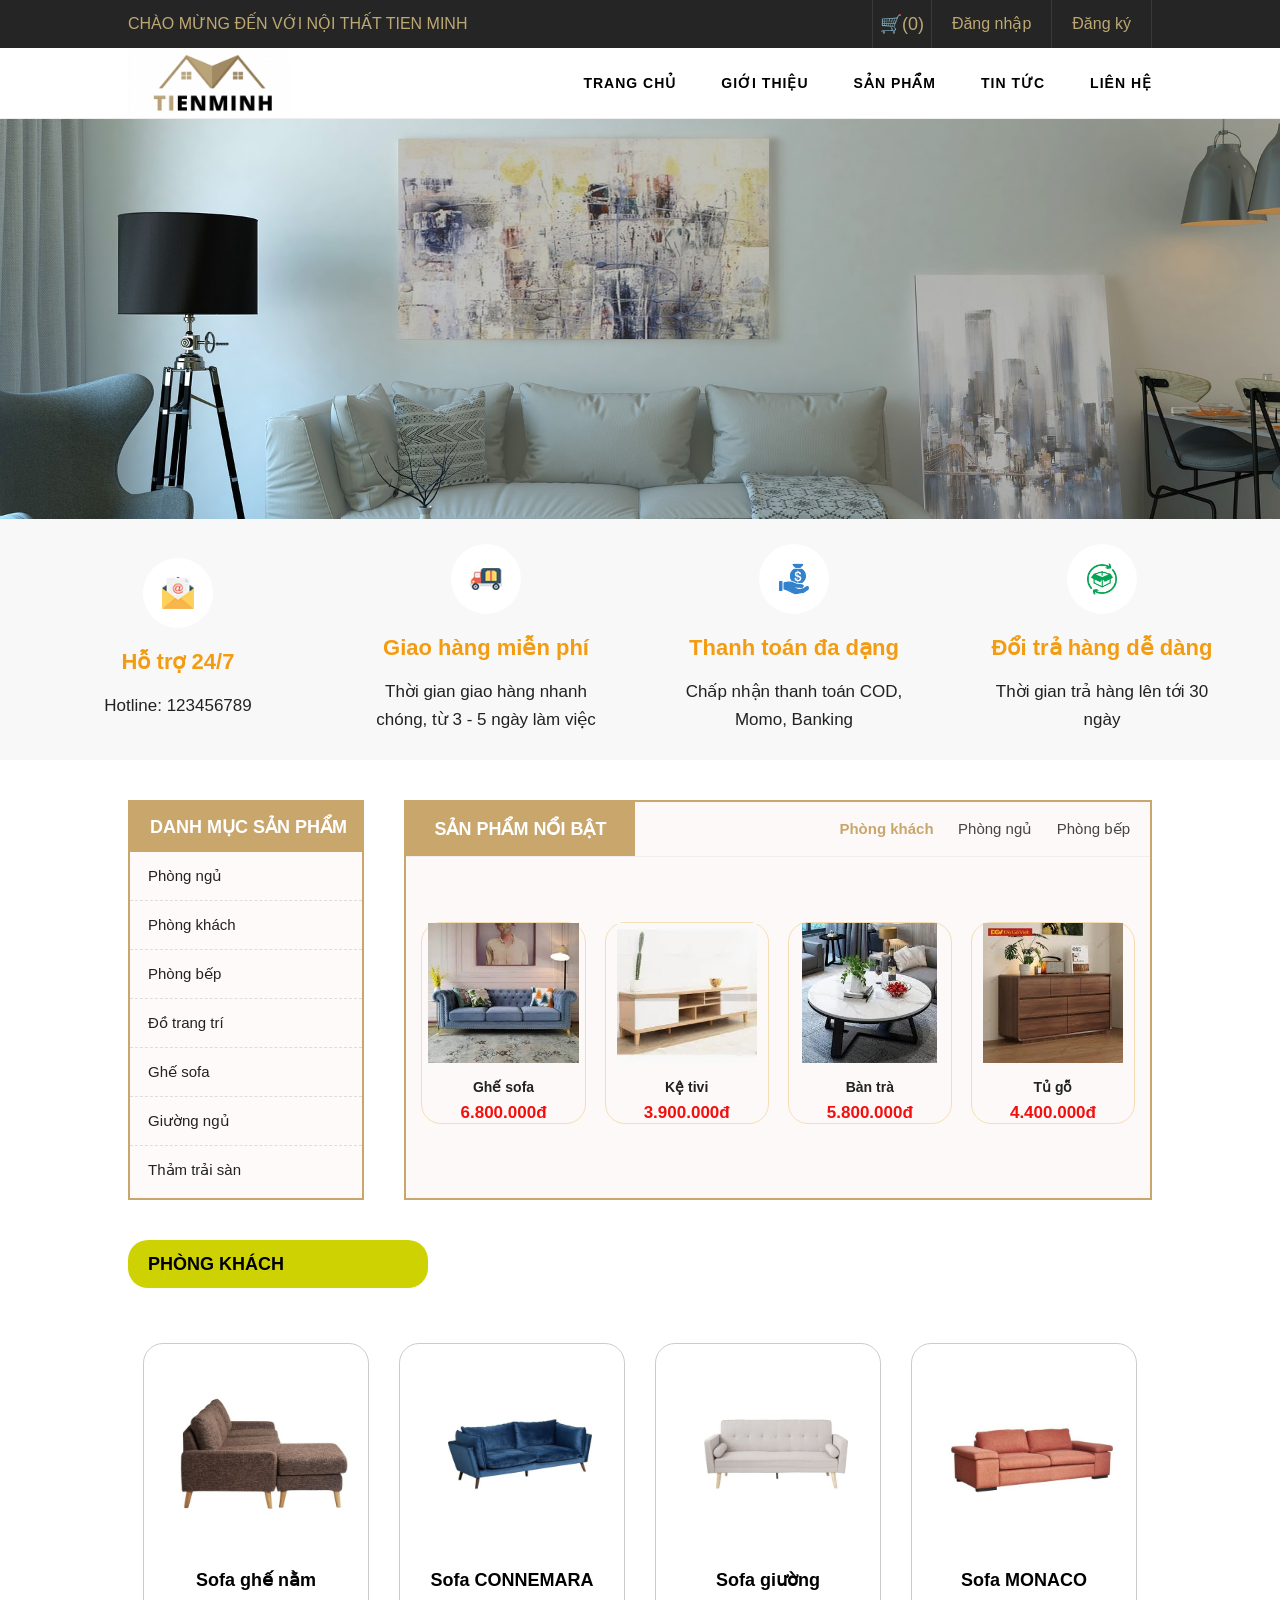
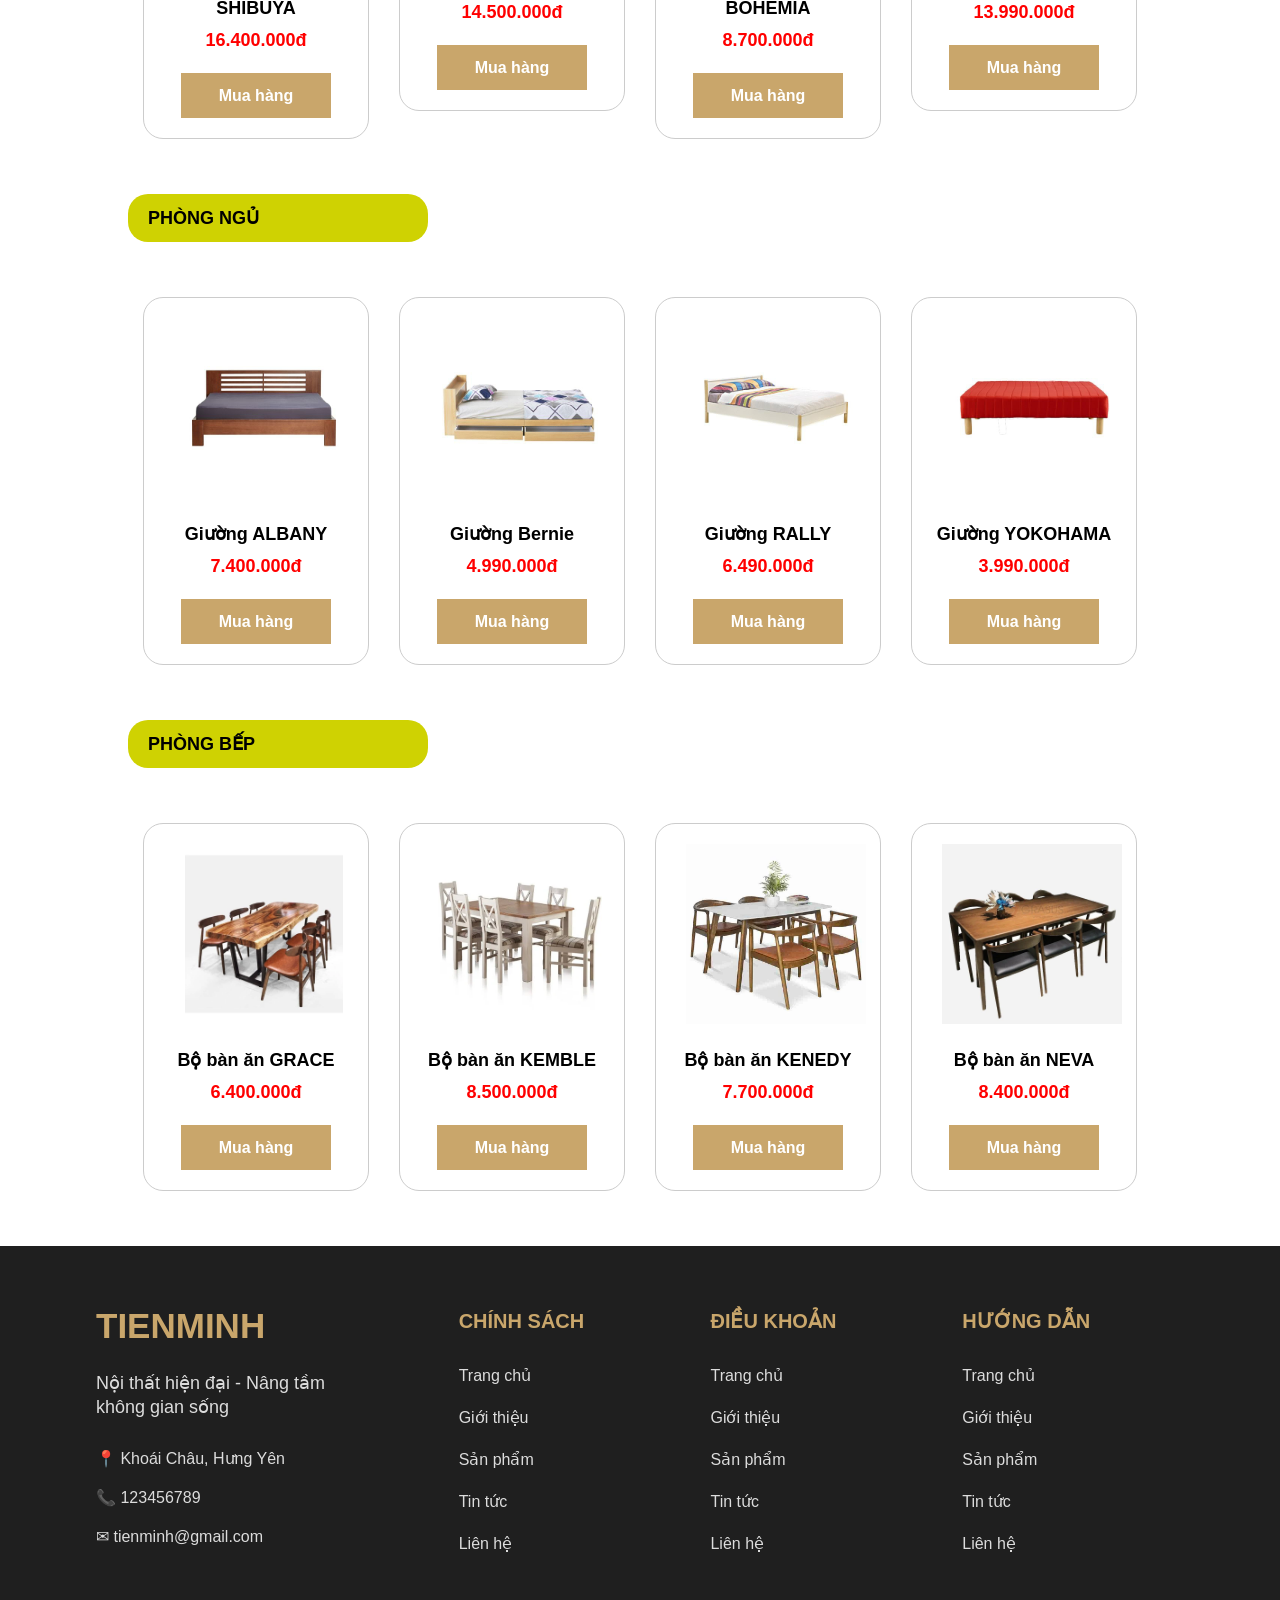
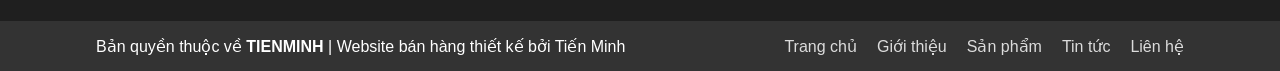
<file: index.html>
<!DOCTYPE html> 
<html>
<head>
    <meta charset="UTF-8">
    <title> Nội thất TIEN MINH </title>
    <link rel="stylesheet" href="thietkeweb.css" /> 
    <script src="jquery.js"></script>
    <script src="thietkeweb(BTL).js"></script>
		<meta name="viewport" content="width=device-width, initial-scale=1.0">
			<style type="text/css">
            body {
				background-color: white;
				margin: 0px;
			}
		    </style>
</head>
    <body>
        <div id="top">
            <div id="top-content">
                <div id="top-left"> chào mừng đến với nội thất tien minh
				</div>
				<div id="top-right">
                    <a href="cart.html" class="cart" id="cart">🛒(0)</a>
					<a href="login.html">Đăng nhập</a>
					<a href="signup.html">Đăng ký</a>
				</div>
            </div>
        </div>
        <div id="banner">
            <div id="banner-content"> 
                <div id="logo">
                    <img src="logobtl.png" alt="logo">
                </div>
                <div id="menu">
                <ul>
                    <li><a href="index.html">TRANG CHỦ</a></li>
                    <li><a href="gioithieu.html">GIỚI THIỆU</a></li>
                    <li>
                        <a href="sanpham.html">SẢN PHẨM </a>
                        <ul>
                            <li><a href="#">Bàn gỗ</a></li>
                            <li><a href="#">Kệ sách</a></li>
                            <li><a href="sofa.html">Sofa</a></li>
                            <li><a href="#">Giường ngủ</a></li>
                            <li><a href="#">Tủ gỗ</a></li>
                        </ul>
                    </li>
                    <li><a href="#">TIN TỨC </a></li>
                    <li><a href="#">LIÊN HỆ</a></li>
                </ul>
                </div>
            </div>
        </div>
        <div id="banner-img">
            <img id="slide" src="slide1.jpg" alt="banner">
        </div>
        <script>
			autoPlay(); 
		</script>

        <div id="service">
            <div id="support">
                <div class="banner-box">
                <div class="icon">
                    <img src="support.jpg" alt="support">
                </div>
                <div class="text">
                    <b>Hỗ trợ 24/7</b>
                    <p>Hotline: 123456789</p>
                </div>
                </div>
            </div>
            <div id="deliver">
                <div class="banner-box">
                 <div class="icon">
                    <img src="policy.jpg" alt="delivery">
                </div>
                <div class="text">
                    <b>Giao hàng miễn phí</b>
                    <p>Thời gian giao hàng nhanh chóng, từ 3 - 5 ngày làm việc</p>
                </div>
                </div>
            </div>
            <div id="pay">
                <div class="banner-box">
                <div class="icon">
                    <img src="pay.ico" alt="payment">
                </div>
                <div class="text">
                    <b>Thanh toán đa dạng</b>
                    <p>Chấp nhận thanh toán COD, Momo, Banking</p>
                </div>
                </div>
            </div>
            <div id="return">
                <div class="banner-box">
                <div class="icon">
                    <img src="return.ico" alt="return">
                </div>
                <div class="text">
                    <b>Đổi trả hàng dễ dàng</b>
                    <p>Thời gian trả hàng lên tới 30 ngày</p>
                </div>
                </div>
            </div>
        </div>

        <div id="wrapper">
            <div id="container">
                <div id="list-cate">
                    <h1>DANH MỤC SẢN PHẨM</h1>
                    <ul>
                        <li><a href="#">Phòng ngủ</a></li>
                        <li><a href="#">Phòng khách</a></li>
                        <li><a href="#">Phòng bếp</a></li>
                        <li><a href="#">Đồ trang trí</a></li>
                        <li><a href="#">Ghế sofa</a></li>
                        <li><a href="#">Giường ngủ</a></li>
                        <li><a href="#">Thảm trải sàn</a></li>
                    </ul>
                </div>
                <div id="hot-product">
                    <div id="hot-title">
                    <h2>SẢN PHẨM NỔI BẬT</h2>
                        <div class="tabs">
                            <a href="#" class="active">Phòng khách</a>
                            <a href="#">Phòng ngủ</a>
                            <a href="#">Phòng bếp</a>
                        </div>
                    </div>
                    <div class="product-list">
                        <div class="product-box">
                            <img src="ghesofa.jpg">
                            <h3>Ghế sofa</h3>
                            <p>6.800.000đ</p>
                        </div>

                        <div class="product-box">
                            <img src="ketivi.jpg">
                            <h3>Kệ tivi </h3>
                            <p>3.900.000đ</p>
                        </div>

                        <div class="product-box">
                            <img src="bantra.jpg">
                            <h3>Bàn trà</h3>
                            <p>5.800.000đ</p>
                        </div>

                        <div class="product-box">
                            <img src="tugo.jpg">
                            <h3>Tủ gỗ </h3>
                            <p>4.400.000đ</p>
                        </div>
                    </div>
                </div>
                <div class="cate">
					<h1 class="cate-title">Phòng khách</h1>
					<div class="list-product">
						<div class="col-s-12 col-m-6 col-x-3">
							<div class="product">
								<img class="photo" src="sofaghenamshibuya.jpg">
								<span class="name">Sofa ghế nằm SHIBUYA</span>
								<span class="price">16.400.000đ</span>
                                <input type="button" value="Mua hàng" class="buy">
							</div>
						</div>
						<div class="col-s-12 col-m-6 col-x-3">
							<div class="product">
							<a href="ghemonaco.html">
                                <img class="photo" src="sofaconnemara.jpg">
                            </a>
								<span class="name">Sofa CONNEMARA</span>
								<span class="price">14.500.000đ</span>
                                <input type="button" value="Mua hàng" class="buy">
							</div>
						</div>
						<div class="col-s-12 col-m-6 col-x-3">
							<div class="product">
								<img class="photo" src="sofagiuongbohemia.jpg">
								<span class="name">Sofa giường BOHEMIA</span>
								<span class="price">8.700.000đ</span>
                                <input type="button" value="Mua hàng" class="buy">
							</div>
						</div>
						<div class="col-s-12 col-m-6 col-x-3">
                            <div class="product">
							<a href="ghemonaco.html">
                                <img class="photo" src="sofamonaco.jpg">
                            </a>
								<span class="name">Sofa MONACO</span>
								<span class="price">13.990.000đ</span>
                                <input type="button" value="Mua hàng" class="buy">
                            </div>
						</div>
                    </div>

                    <h1 class="cate-title">Phòng ngủ</h1>
					<div class="list-product">
						<div class="col-s-12 col-m-6 col-x-3">
							<div class="product">
								<img class="photo" src="giuongalbany.jpg">
								<span class="name">Giường ALBANY</span>
								<span class="price">7.400.000đ</span>
                                <input type="button" value="Mua hàng" class="buy">
							</div>
						</div>
						<div class="col-s-12 col-m-6 col-x-3">
							<div class="product">
								<img class="photo" src="giuongbernie.jpg">
								<span class="name">Giường Bernie</span>
								<span class="price">4.990.000đ</span>
                                <input type="button" value="Mua hàng" class="buy">
							</div>
						</div>
						<div class="col-s-12 col-m-6 col-x-3">
							<div class="product">
								<img class="photo" src="giuongrally.jpg">
								<span class="name">Giường RALLY</span>
								<span class="price">6.490.000đ</span>
                                <input type="button" value="Mua hàng" class="buy">
							</div>
						</div>
						<div class="col-s-12 col-m-6 col-x-3">
							<div class="product">
								<img class="photo" src="giuongyokohama.jpg">
								<span class="name">Giường YOKOHAMA</span>
								<span class="price">3.990.000đ</span>
                                <input type="button" value="Mua hàng" class="buy">
							</div>
						</div>
                    </div>

                    <h1 class="cate-title">Phòng bếp</h1>
					<div class="list-product">
						<div class="col-s-12 col-m-6 col-x-3">
							<div class="product">
								<img class="photo" src="banghegrace.jpg">
								<span class="name">Bộ bàn ăn GRACE</span>
								<span class="price">6.400.000đ</span>
                                <input type="button" value="Mua hàng" class="buy">
						    </div>
						</div>
						<div class="col-s-12 col-m-6 col-x-3">
							<div class="product">
								<img class="photo" src="banghekemble.jpg">
								<span class="name">Bộ bàn ăn KEMBLE</span>
								<span class="price">8.500.000đ</span>
                                <input type="button" value="Mua hàng" class="buy">
							</div>
						</div>
						<div class="col-s-12 col-m-6 col-x-3">
							<div class="product">
								<img class="photo" src="banghekenedy.jpg">
								<span class="name">Bộ bàn ăn KENEDY</span>
								<span class="price">7.700.000đ</span>
                                <input type="button" value="Mua hàng" class="buy">
							</div>
						</div>
						<div class="col-s-12 col-m-6 col-x-3">
							<div class="product">
								<img class="photo" src="bangheneva.jpg">
								<span class="name">Bộ bàn ăn NEVA</span>
								<span class="price">8.400.000đ</span>
                                <input type="button" value="Mua hàng" class="buy">
							</div>
						</div>
				    </div>
                </div>
            </div> 
        </div>

        

        <div id="footer">
            <div id="footer-content">
                <div class="logo-box">
                    <h1 class="logo">TIENMINH</h1>
                    <p class="slogan">
                        Nội thất hiện đại - Nâng tầm không gian sống
                    </p>
                    <div class="info">
                        <span>📍 Khoái Châu, Hưng Yên</span>
                    </div>
                    <div class="info">
                        <span>📞 123456789</span>
                    </div>
                    <div class="info">
                        <i class="Email"></i>
                        <span>✉ tienminh@gmail.com</span>
                    </div>
                </div>
                
                <div class="footer-box">
                    <h3>CHÍNH SÁCH</h3>
                    <ul>
                        <li><a href="index.html">Trang chủ</a></li>
                        <li><a href="#">Giới thiệu</a></li>
                        <li><a href="#">Sản phẩm</a></li>
                        <li><a href="#">Tin tức</a></li>
                        <li><a href="#">Liên hệ</a></li>
                    </ul>
                </div>

                <div class="footer-box">
                    <h3>ĐIỀU KHOẢN</h3>
                    <ul>
                        <li><a href="index.html">Trang chủ</a></li>
                        <li><a href="#">Giới thiệu</a></li>
                        <li><a href="#">Sản phẩm</a></li>
                        <li><a href="#">Tin tức</a></li>
                        <li><a href="#">Liên hệ</a></li>
                    </ul>
                </div>

                <div class="footer-box">
                    <h3>HƯỚNG DẪN</h3>
                    <ul>
                        <li><a href="index.html">Trang chủ</a></li>
                        <li><a href="#">Giới thiệu</a></li>
                        <li><a href="#">Sản phẩm</a></li>
                        <li><a href="#">Tin tức</a></li>
                        <li><a href="#">Liên hệ</a></li>
                    </ul>
                </div>
            </div>

            <div id="quick-contact-bottom">
                <div class="copyright">
                    <p>Bản quyền thuộc về <b>TIENMINH</b> | Website bán hàng thiết kế bởi Tiến Minh</p>
                </div>
                <div class="quick-contact-menu">
                    <a href="index.html">Trang chủ</a>
                    <a href="#">Giới thiệu</a>
                    <a href="#">Sản phẩm</a>
                    <a href="#">Tin tức</a>
                    <a href="#">Liên hệ</a>
                </div>
            </div>
        </div>
    </body>
</html>
</file>
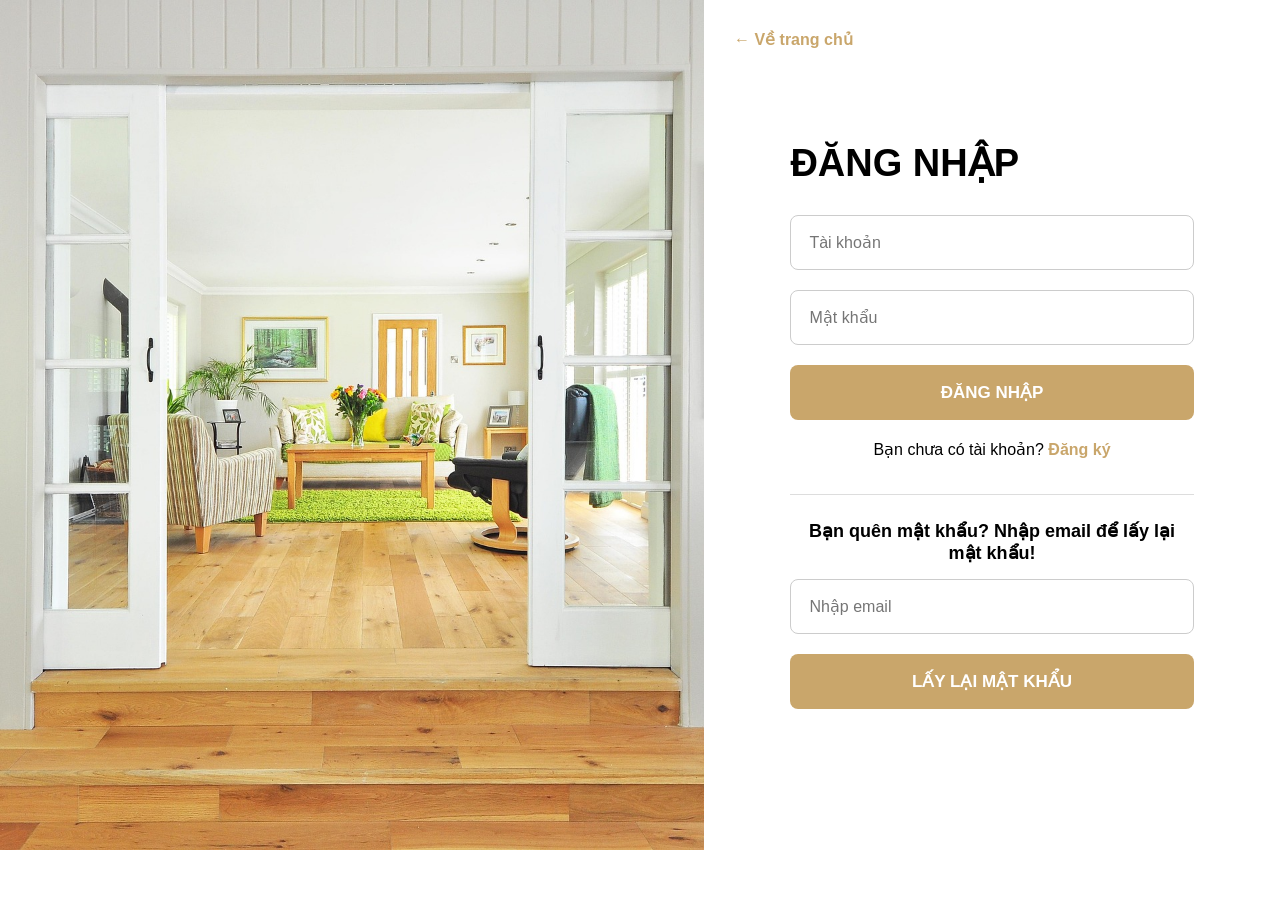
<file: admin.html>
<!DOCTYPE html>
<html>
<head>
    <meta charset="UTF-8">
    <title>Trang quản trị</title>
    <link rel="stylesheet" href="admin1.css">
    <script src="jquery.js"></script>
    <script src="admin2.js"></script>
</head>

<body>
<div id="header">
    <h1>🛠️ TRANG QUẢN TRỊ</h1>
    <h2 class="welcome">
    Quản lý đơn hàng của khách hàng
    </h2>
    <a href="index.html">
        ← Về trang chủ
    </a>
    <button id="logout">
        Đăng xuất
    </button>
</div>

<div id="admin-content">
    <div class="admin-info">
        <div class="info-box">
            <h3>Tổng đơn hàng</h3>
            <p id="total-order">0</p>
        </div>
    </div>
    <table id="order-table">
        <tr>
            <th>STT</th>
            <th>Ảnh</th>
            <th>Tên sản phẩm</th>
            <th>Giá</th>
            <th>Thao tác</th>
        </tr>
    </table>
</div>

</body>
</html>
</file>
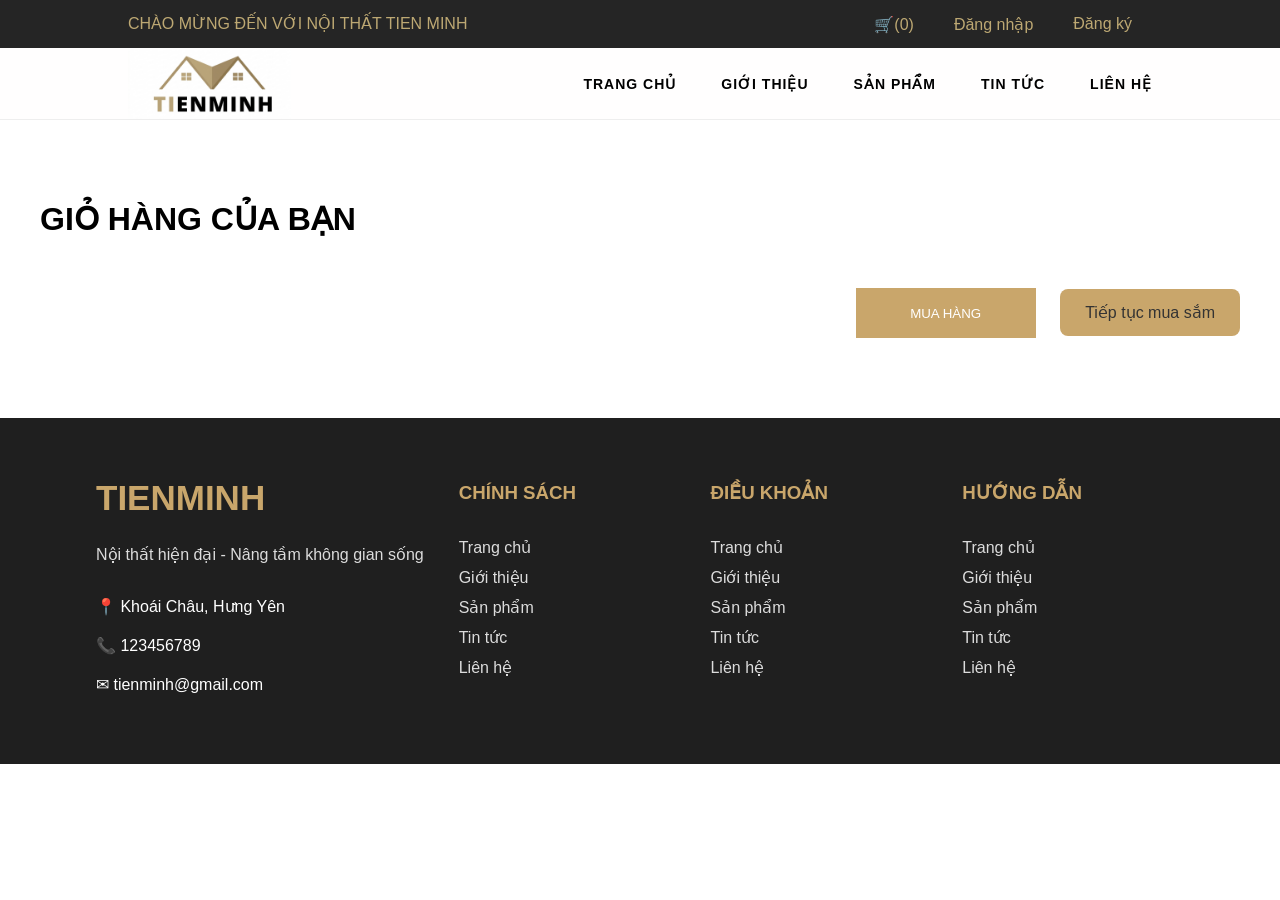
<file: cart.html>
<!DOCTYPE html> 
<head>
<meta charset="UTF-8">
<title>Giỏ hàng của bạn</title>

<link rel="stylesheet" href="cart1.css">

<script src="jquery.js"></script>
<script src="cart2.js"></script>

</head>
    <body>


    <div id="top">
        <div id="top-content">

            <div id="top-left">
                CHÀO MỪNG ĐẾN VỚI NỘI THẤT TIEN MINH
            </div>

            <div id="top-right">
                <a href="cart.html" class="cart" id="cart">
                    Giỏ hàng (0)
                </a>
                <a href="login.html">Đăng nhập</a>
                <a href="signup.html">Đăng ký</a>

            </div>

        </div>
    </div>

    <div id="banner">
        <div id="banner-content">
            <div id="logo">
                <img src="logobtl.png" alt="logo">
            </div>
            <div id="menu">
                <ul>
                    <li><a href="index.html">TRANG CHỦ</a></li>
                    <li><a href="gioithieu.html">GIỚI THIỆU</a></li>
                    <li>
                        <a href="sanpham.html">SẢN PHẨM </a>
                    <ul>
                        <li><a href="#">Bàn gỗ</a></li>
                        <li><a href="#">Kệ sách</a></li>
                        <li><a href="sofa.html">Sofa</a></li>
                        <li><a href="#">Giường ngủ</a></li>
                        <li><a href="#">Tủ gỗ</a></li>
                    </ul>
                    </li>
                    <li><a href="#">TIN TỨC </a></li>
                    <li><a href="#">LIÊN HỆ</a></li>
                </ul>
            </div>
        </div>
    </div>

    <div id="main">
        <h1>GIỎ HÀNG CỦA BẠN</h1>
        <div id="content"></div>
        <div id="pay-box">
            <button>MUA HÀNG</button>
            <a href="index.html" class="continue">
                Tiếp tục mua sắm
            </a>
        </div>
    </div>



    <div id="footer">
        <div id="footer-content">
            <div class="logo-box">
                <h1 class="logo">TIENMINH</h1>
                <p class="slogan">
                    Nội thất hiện đại - Nâng tầm không gian sống
                </p>
                <div class="info">
                    <span>📍 Khoái Châu, Hưng Yên</span>
                </div>
                <div class="info">
                    <span>📞 123456789</span>
                </div>
                <div class="info">
                    <span>✉ tienminh@gmail.com</span>
                </div>
            </div>


            <div class="footer-box">
                <h3>CHÍNH SÁCH</h3>
                <ul>
                    <li><a href="index.html">Trang chủ</a></li>
                    <li><a href="#">Giới thiệu</a></li>
                    <li><a href="#">Sản phẩm</a></li>
                    <li><a href="#">Tin tức</a></li>
                    <li><a href="#">Liên hệ</a></li>
                </ul>
            </div>


            <div class="footer-box">
                <h3>ĐIỀU KHOẢN</h3>
                <ul>
                    <li><a href="index.html">Trang chủ</a></li>
                    <li><a href="#">Giới thiệu</a></li>
                    <li><a href="#">Sản phẩm</a></li>
                    <li><a href="#">Tin tức</a></li>
                    <li><a href="#">Liên hệ</a></li>
                </ul>
            </div>


            <div class="footer-box">
                <h3>HƯỚNG DẪN</h3>
                <ul>
                    <li><a href="index.html">Trang chủ</a></li>
                    <li><a href="#">Giới thiệu</a></li>
                    <li><a href="#">Sản phẩm</a></li>
                    <li><a href="#">Tin tức</a></li>
                    <li><a href="#">Liên hệ</a></li>
                </ul>
            </div>

        </div>

    </div>


    </body>
</html>
</file>
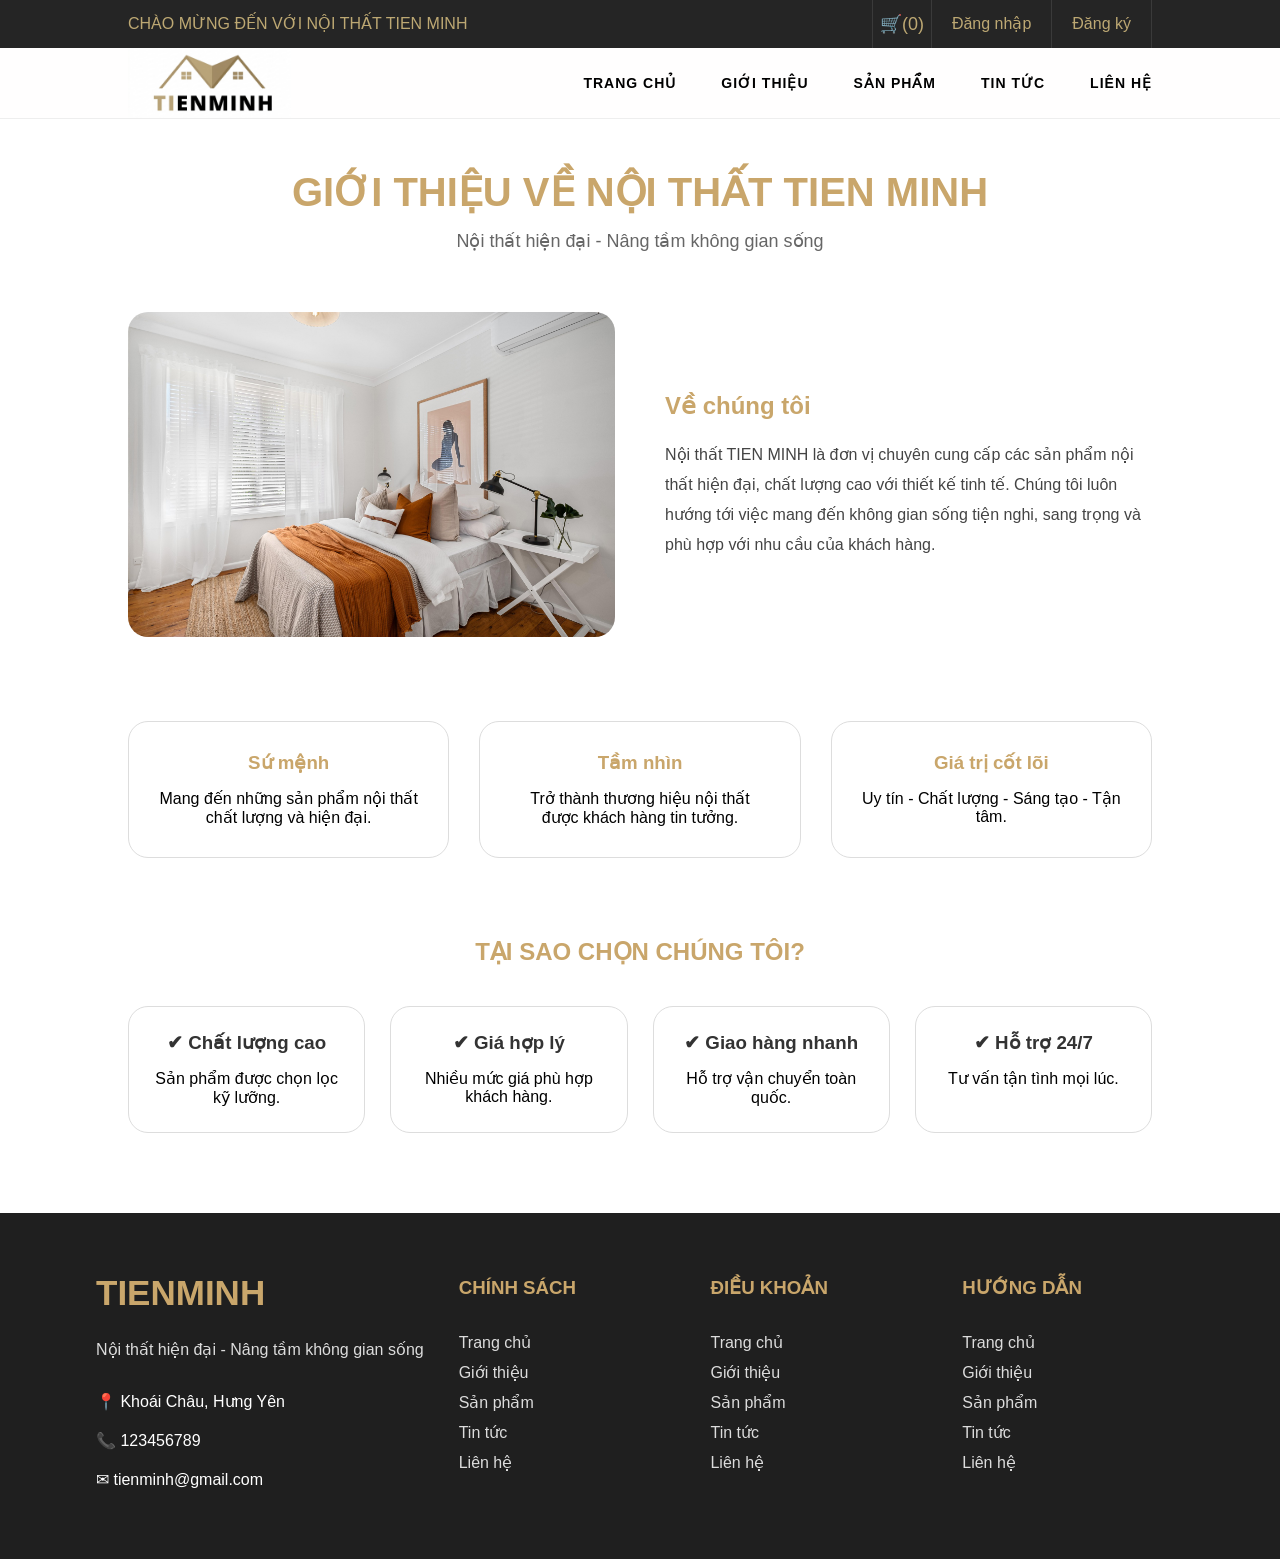
<file: gioithieu.html>
<!DOCTYPE html>
<html lang="vi">
<head>
    <meta charset="UTF-8">
    <meta name="viewport" content="width=device-width, initial-scale=1.0">
    <title>Giới thiệu | Nội thất TIẾN MINH</title>
    <link rel="stylesheet" href="gioithieu1.css" /> 
</head>
<body>
    <div id="top">
        <div id="top-content">
            <div id="top-left"> chào mừng đến với nội thất tien minh
            </div>
            <div id="top-right">
                <a href="cart.html" class="cart" id="cart">🛒(0)</a>
                <a href="login.html">Đăng nhập</a>
                <a href="signup.html">Đăng ký</a>
            </div>
        </div>
    </div>
    <div id="banner">
        <div id="banner-content">
            <div id="logo">
                <img src="logobtl.png" alt="logo">
            </div>
            <div id="menu">
            <ul>
                <li><a href="index.html">TRANG CHỦ</a></li>
                <li><a href="#">GIỚI THIỆU</a></li>
                <li>
                    <a href="sanpham.html">SẢN PHẨM </a>
                    <ul>
                        <li><a href="#">Bàn gỗ</a></li>
                        <li><a href="#">Kệ sách</a></li>
                        <li><a href="#">Sofa</a></li>
                        <li><a href="#">Giường ngủ</a></li>
                        <li><a href="#">Tủ gỗ</a></li>
                    </ul>
                </li>
                <li><a href="#">TIN TỨC </a></li>
                <li><a href="#">LIÊN HỆ</a></li>
            </ul>
            </div>
        </div>
    </div>

    <div id="about-page">
        <div class="about-banner">
            <h1>GIỚI THIỆU VỀ NỘI THẤT TIEN MINH</h1>
            <p>Nội thất hiện đại - Nâng tầm không gian sống</p>
        </div>

        <div class="about-section">
            <div class="about-image">
                <img src="slide3.jpg" alt="">
            </div>

            <div class="about-text">
                <h2>Về chúng tôi</h2>
                <p>
                    Nội thất TIEN MINH là đơn vị chuyên cung cấp các sản phẩm
                    nội thất hiện đại, chất lượng cao với thiết kế tinh tế.
                    Chúng tôi luôn hướng tới việc mang đến không gian sống
                    tiện nghi, sang trọng và phù hợp với nhu cầu của khách hàng.
                </p>
            </div>
        </div>

        <div class="mission">
            <div class="mission-box">
                <h3>Sứ mệnh</h3>
                <p>Mang đến những sản phẩm nội thất chất lượng và hiện đại.</p>
            </div>

            <div class="mission-box">
                <h3>Tầm nhìn</h3>
                <p>Trở thành thương hiệu nội thất được khách hàng tin tưởng.</p>
            </div>

            <div class="mission-box">
                <h3>Giá trị cốt lõi</h3>
                <p>Uy tín - Chất lượng - Sáng tạo - Tận tâm.</p>
            </div>
        </div>

        <div class="why-us">
            <h2>TẠI SAO CHỌN CHÚNG TÔI?</h2>
            <div class="why-list">
                <div class="why-item">
                    <h3>✔ Chất lượng cao</h3>
                    <p>Sản phẩm được chọn lọc kỹ lưỡng.</p>
                </div>

                <div class="why-item">
                    <h3>✔ Giá hợp lý</h3>
                    <p>Nhiều mức giá phù hợp khách hàng.</p>
                </div>

                <div class="why-item">
                    <h3>✔ Giao hàng nhanh</h3>
                    <p>Hỗ trợ vận chuyển toàn quốc.</p>
                </div>

                <div class="why-item">
                    <h3>✔ Hỗ trợ 24/7</h3>
                    <p>Tư vấn tận tình mọi lúc.</p>
                </div>
            </div>
        </div>
    </div>

    <div id="footer">
        <div id="footer-content">
            <div class="logo-box">
                <h1 class="logo">TIENMINH</h1>
                <p class="slogan">
                    Nội thất hiện đại - Nâng tầm không gian sống
                </p>
                <div class="info">
                    <span>📍 Khoái Châu, Hưng Yên</span>
                </div>
                <div class="info">
                    <span>📞 123456789</span>
                </div>
                <div class="info">
                    <span>✉ tienminh@gmail.com</span>
                </div>
            </div>

            <div class="footer-box">
                <h3>CHÍNH SÁCH</h3>
                <ul>
                    <li><a href="index.html">Trang chủ</a></li>
                    <li><a href="#">Giới thiệu</a></li>
                    <li><a href="#">Sản phẩm</a></li>
                    <li><a href="#">Tin tức</a></li>
                    <li><a href="#">Liên hệ</a></li>
                </ul>
            </div>

            <div class="footer-box">
                <h3>ĐIỀU KHOẢN</h3>
                <ul>
                    <li><a href="index.html">Trang chủ</a></li>
                    <li><a href="#">Giới thiệu</a></li>
                    <li><a href="#">Sản phẩm</a></li>
                    <li><a href="#">Tin tức</a></li>
                    <li><a href="#">Liên hệ</a></li>
                </ul>
            </div>

            <div class="footer-box">
                <h3>HƯỚNG DẪN</h3>
                <ul>
                    <li><a href="index.html">Trang chủ</a></li>
                    <li><a href="#">Giới thiệu</a></li>
                    <li><a href="#">Sản phẩm</a></li>
                    <li><a href="#">Tin tức</a></li>
                    <li><a href="#">Liên hệ</a></li>
                </ul>
            </div>
        </div>
    </div>
</body>
</file>
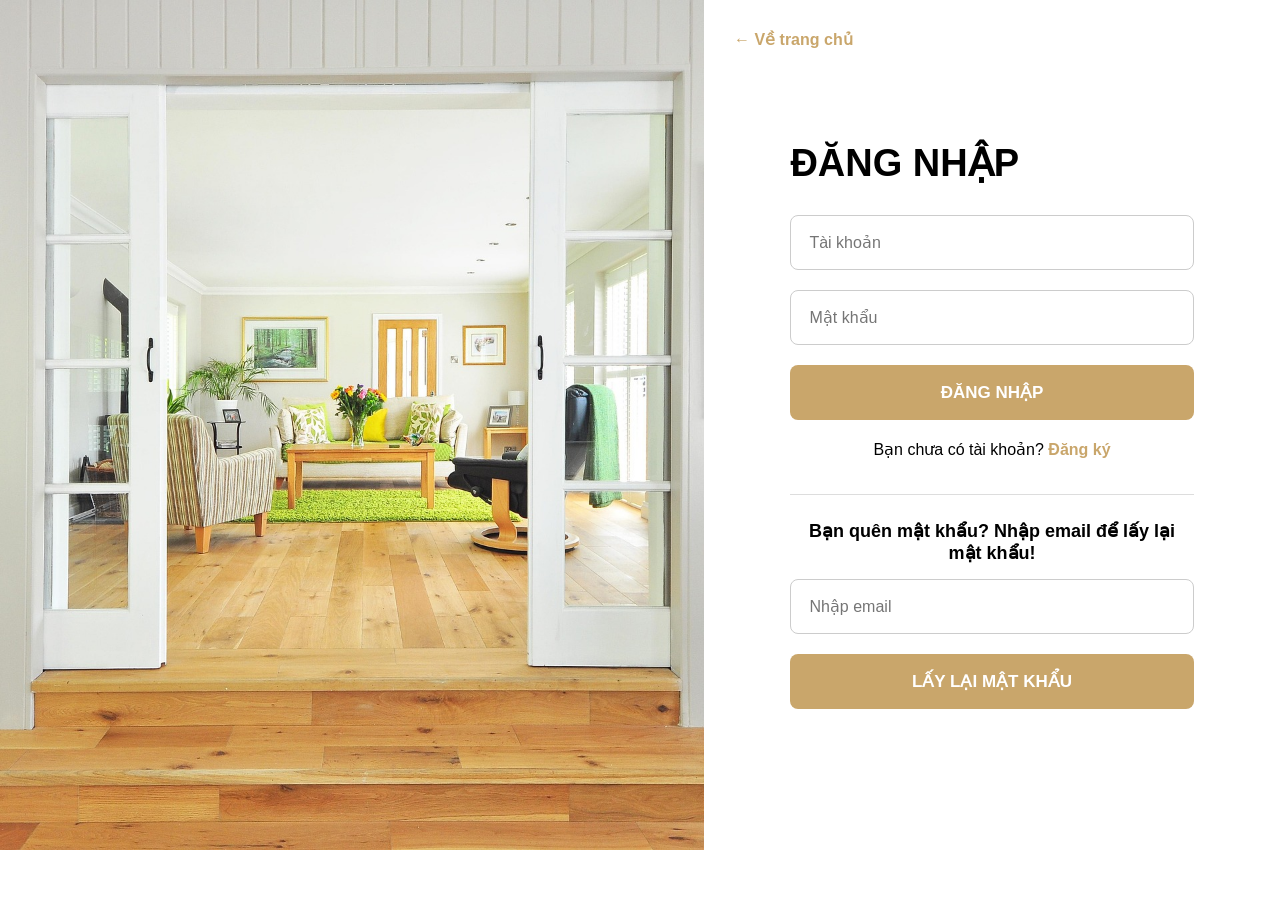
<file: login.html>
<!DOCTYPE html> 
<html>
<head>
    <meta charset="UTF-8">
    <title>Đăng nhập</title>
    <link rel="stylesheet" href="login(btl).css">
    <script src="jquery.js"></script>
    <script src="login1.js"></script>
</head>
<body>
<div id="login">
    <div class="login-image">  
        <img src="slide2.jpg">
    </div>

    <div class="login-form">
        <a href="index.html" class="back-home">← Về trang chủ</a>
        <form>
            <h2>ĐĂNG NHẬP</h2>
            <input type="text" id="username" placeholder="Tài khoản">
            <input type="password" id="password" placeholder="Mật khẩu">
            <button type="button" id="login-btn">
                ĐĂNG NHẬP
            </button>
            <div class="signup-link">
                Bạn chưa có tài khoản?
                <a href="signup.html">Đăng ký</a>
            </div>
            <div class="forgot">
                <h3>Bạn quên mật khẩu? Nhập email để lấy lại mật khẩu!</h3>
                <input type="email" placeholder="Nhập email">
                <button>LẤY LẠI MẬT KHẨU</button>
            </div>
        </form>
    </div>
</div>
</body>
</html>
</file>
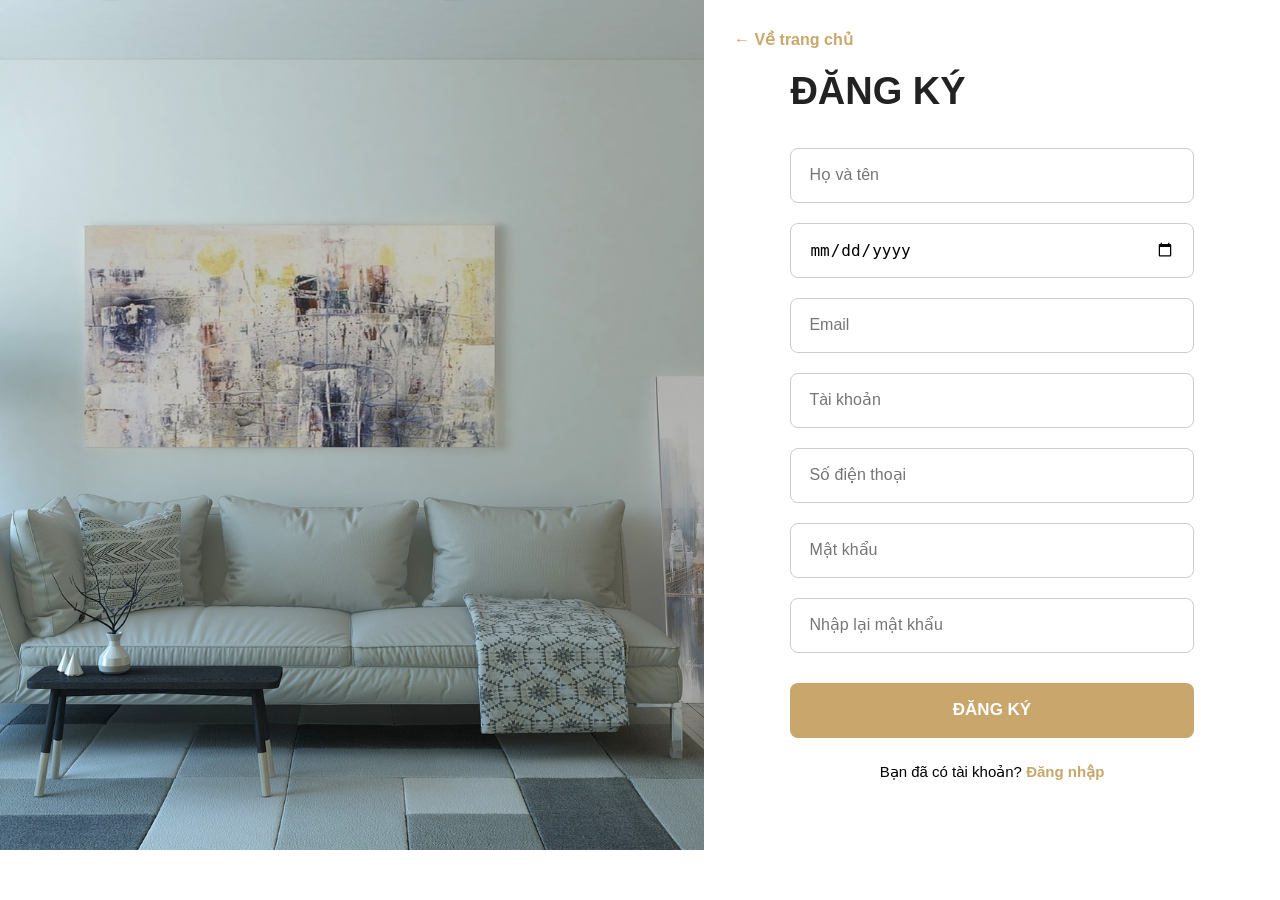
<file: signup.html>
<!DOCTYPE html> 
<html>
<head>
    <meta charset="UTF-8">
    <title>Đăng ký</title>
    <link rel="stylesheet" href="signup(btl).css">
    <script src="jquery.js"></script>
    <script src="signup1.js"></script>
</head>
<body>
<div id="signup">
    <div class="signup-image">  
        <img src="slide1.jpg">
    </div>

    <div class="signup-form">
        <a href="index.html" class="back-home">← Về trang chủ</a>
        <form>
            <h2>ĐĂNG KÝ</h2>
            <input type="text" id="fullname" placeholder="Họ và tên">
            <input type="date" id="birthday">
            <input type="email" id="email" placeholder="Email">
            <input type="text" id="username" placeholder="Tài khoản">
            <input type="text" id="phone" placeholder="Số điện thoại">
            <input type="password" id="password" placeholder="Mật khẩu">
            <input type="password" id="repassword" placeholder="Nhập lại mật khẩu">
            <button type="button" id="signup-btn">
                ĐĂNG KÝ
            </button>
            <div class="login-link">
                Bạn đã có tài khoản?
                <a href="login.html">Đăng nhập</a>
            </div>
        </form>
    </div>
</div>
</body>
</html>
</file>
<file: thietkeweb.css>
*{
    margin:0;
    padding:0;
    box-sizing:border-box;
}
body{
    font-family: Arial;
}
#top{
    width: 100%; 
	height: 48px; 
	background-color: #252525; 
}
#top-content{
    width: 80%; 
	height: 48px;
	margin: 0px auto;
}
#top-left{
    color: #BDA873;
	width: 60%; 
	height: 48px; 
	float: left; 
	line-height: 48px;
    text-transform: uppercase; 
}
#top-right{
	width:40%;
	height:48px;
	float:right;
	line-height:48px;
	text-align:right;
	display:flex;
	justify-content:flex-end;
	align-items:center;
}
#top-right a{
	color: #BDA873; 
	text-decoration: none;
    padding: 0 20px;
    display: inline-block;
    height: 100%;
    border-left: 1px solid #3a3a3a; 
    border-right: 1px solid #3a3a3a;
    margin-left: -1px;
}
#top-right a:hover {
    color: #ff3333; 
}
.cart{
    width:70px;
    text-align:center;
    font-size:18px;
    white-space:nowrap;
}
#top-right .cart{
    width:60px;
    display:flex;
    justify-content:center;
    align-items:center;
    font-size:18px;
    padding:0;
}
#banner{
    width:100%;
    background:white;
    border-bottom:1px solid #eee;
}
#banner-content{
    width:80%;
    margin:auto;
    display:flex;
    align-items:center;
    justify-content:space-between;
}
#logo img{
    height:70px;
    display:block;
}
#menu{
    margin-left:auto;
}
#menu ul{
    list-style:none;
    display:flex;
    align-items:center;
    gap:45px;
}
#menu ul li{
    position:relative;
}
#menu ul li a{
    text-decoration:none;
    color:black;
    font-size:14px;
    font-weight:bold;
    letter-spacing:1px;
    display:block;
    padding:25px 0;
}
#menu ul ul{
    display:none;
    position:absolute;
    top:100%;
    left:50%;
    transform:translateX(-50%);
    min-width:180px;
    background:white;
    border:1px solid #ccc;  
    border-radius:6px;  
    padding:8px 0;
}
#menu ul li:hover > ul{
    display:block;
}
#menu ul ul li a{
    color:#222;
    padding:12px 18px;
    display:block;
    text-align:center;   
}
#menu ul ul li a:hover{
    background:#b59e75;
    color:white;
}
#banner-img{
    width:100%;
    height:570px;
    overflow:hidden;
}
#banner-img img{
    width:100%;
    height:100%;
    object-fit:cover;
    display:block;
}
.buy{
    width:150px;
    height:45px;
    border:none;
    background:#c9a66b;
    color:white;
    font-size:16px;
    font-weight:bold;
    cursor:pointer;
    margin-top:15px;
}
.buy:hover{
    background:#b08d57;
}
.ads{
    height: 156px; 
    width: 100%; 
    margin-top: 40px; 
    display: flex; 
    gap: 40px;
}
#footer {
    width: 100%;
    background: #1f1f1f;
    padding-top: 60px;
    color: white;
    clear: both; 
    display: block;
}
#footer-content {
    width: 85%;     
    max-width: 1200px; 
    margin: 0 auto;  
    display: flex;
    justify-content: space-between;
    gap: 30px;
    padding-bottom: 50px;
}
.logo-box {
    flex: 1.5;
}
.footer-box {
    flex: 1;
    line-height: 30px;
}
.logo {
    color: #c9a66b;
    font-size: 35px; 
    margin-bottom: 25px;
}
.footer-box h3 {
    color: #c9a66b;
    margin-bottom: 25px;
    font-size: 20px;
}
.footer-box ul {
    list-style: none;
    padding: 0;
    margin: 0;
}
.footer-box ul li {
    margin-bottom: 12px;
}
.footer-box a {
    color: #dcdcdc;
    text-decoration: none;
    display: block;
    transition: 0.3s;
}
.footer-box a:hover {
    color: #c9a66b;
    padding-left: 5px;
}
.info {
    display: flex;
    align-items: center;
    margin-bottom: 20px;
    color: #dcdcdc;
}
.slogan{
    color:#dcdcdc;
    font-size:18px;
    line-height:24px;
    margin-bottom:30px;
    max-width:280px;
}
.info i {
    display: none; 
}
.info span {
    font-size: 16px;
}
#quick-contact-bottom {
    width: 100%;
    background-color: #333;
    color: #fff;
    display: flex;
    align-items: center;
    justify-content: space-between;
    padding: 15px 7.5%; 
    min-height: 50px;
    clear: both;
}
.quick-contact-menu {
    display: flex;
    gap: 20px;
}
.quick-contact-menu a {
    color: #dcdcdc;
    text-decoration: none;
    transition: 0.3s;
}
.quick-contact-menu a:hover {
    color: #c9a66b;
}
#service{
    width:100%;
  background:rgb(249, 248, 248);
    display:flex;
    justify-content:space-between; 
    align-items:center;
    padding:25px 40px;
}
#service > div{
    width:23%; 
}
.banner-box{
    display:flex;
    flex-direction:column;
    align-items:center;
    text-align:center;
}
.icon{
    width:70px;
    height:70px;
    border-radius:50%;
    background:#fff;
    display:flex;
    justify-content:center;
    align-items:center;
    margin-bottom:20px;
}
.icon img{
    width:32px;
    height:32px;
    object-fit:contain;
}
.text b{
    display:block;
    font-size:22px;
    color:#f39c12;
    margin-bottom:15px;
    line-height:1.3;
}
.text p{
    font-size:17px;
    color:#222;
    line-height:1.7;
    max-width:250px;
    margin:0 auto;
}
#wrapper{ 
    width:100%;
    min-height:1000px;
    background:white;
}
#container{
    width:80%;
    min-height:300px;
    margin:40px auto;
    margin-top: 40px;

}
#list-cate{
    width:23%;
    height:400px;
    background:rgb(255, 250, 250);
    float:left;
    border:2px solid #c9a66b;
}
#list-cate h1{
    background:#c9a66b;
    color:#fff;
    font-size:18px;
    margin:0;
    text-align:left;
    line-height:50px;
    padding-left:20px;
    font-weight:bold;
}
#list-cate ul{
    margin:0;
    padding:0;
    list-style:none;
}
#list-cate ul li{
    line-height:48px;
    border-bottom:1px dashed #ddd;
}
#list-cate ul li:last-child{
    border-bottom:none;
}
#list-cate ul li a{
    display:flex;
    justify-content:space-between;
    align-items:center;
    padding:0 18px;
    text-decoration:none;
    color:#222;
    font-size:15px;
    transition:.3s;
}
#list-cate ul li a::after{
    font-size:18px;
    color:#999;
}
#list-cate ul li a:hover{
    background:#faf7f0;
    color:#c9a66b;
}
#list-cate ul li a:hover::after{
    color:#c9a66b;
}
#hot-product{
    width:73%;
    float:right;
    border:2px solid #c9a66b;
    background:#fdf9f9;
    min-height:400px;
    margin-bottom:40px; 
}
#hot-title{
    display:flex;
    justify-content:space-between;
    align-items:center;
    border-bottom:1px solid #eee;
}
#hot-title h2{
    background:#c9a66b;
    color:white;
    padding:16px 28px;
    font-size:18px;
    margin:0;
    font-weight:bold;
}
.tabs{
    padding-right:20px;
}
.tabs a{
    text-decoration:none;
    color:#444;
    margin-left:20px;
    font-size:15px;
    transition:0.3s;
}
.tabs a:hover{
    box-shadow: 0px 4px 12px gray;
}
.tabs a.active{
    color:#c9a66b;
    font-weight:bold;
}
.product-list{
    display:flex;
    justify-content:space-between;
    padding: 65px 15px 25px;
}
.product-box{
    width:23%;
    text-align:center;
    border: 1px solid wheat;
    border-radius: 20px;
}
.product-box:hover{
    box-shadow: 0px 4px 12px gray;
}
.product-box img{
    width:100%;
    height:140px;
    object-fit:contain;
}
.product-box h3{
    margin:12px 0 8px;
    font-size:14px;
    color:#222;
    transition:.3s;
}
.product-box p{
    color:#f40f0f;
    font-size:17px;
    font-weight:bold;
}
.product-box:hover h3{
    color:#c9a66b;
}
.cate{
	width: 100%;
	min-height: 450px;
	margin-top: 100px; 
	margin-bottom: 15px;
	border-radius: 20px;
	clear: both;
	display: block;
}
.cate-title{
	width: 300px;
	height: 48px;
	background-color: rgb(207, 210, 2);
	color: #000000;
	font-size: 18px;
	padding-left: 20px;
	margin: 40px 0px;
	line-height: 48px;
	border-radius: 20px;
	text-transform: uppercase;
}
.list-product{
	height: auto;
    display: flex;
    flex-wrap: wrap;
}
.product{
	border: 1px solid #CCC;
	text-align: center;
	line-height: 36px;
	font-size: 18px;
	font-weight: bold;
	padding: 20px;
    background:white;
    border-radius: 20px;
}
.product:hover{
    box-shadow: 0px 4px 12px gray;
}
.product img{
	width: 200px;
	height: 180px;
	object-fit: contain;
}
.name{
	display: block;
	margin-top: 10px;
	line-height: 28px;
	color: black
}
.price{
	display:block;
	color:red;
}


/* Thiết lập CSS cho Mobile */
@media only screen and (max-width:768px){

    #top{
        height:auto;
    }

    #top-content{
        width:95%;
    }

    #top-left{
        width:100%;
        text-align:center;
    }

    #top-right{
        width:100%;
        text-align:center;
        justify-content:center;
    }

    #banner-content{
        width:95%;
        flex-direction:column;
    }

    #menu ul{
        flex-direction:column;
        gap:0;
    }

    #banner-img{
        height:250px;
    }

    #service{
        flex-direction:column;
    }

    #service > div{
        width:100%;
        margin-bottom:20px;
    }

    #list-cate{
        display:none;
    }

    #hot-product{
        width:100%;
        float:none;
    }

    .product-list{
        flex-direction:column;
        align-items:center;
    }

    .product-box{
        width:90%;
        margin-bottom:20px;
    }

    #footer-content{
        flex-direction:column;
    }

    #quick-contact-bottom{
        flex-direction:column;
        text-align:center;
    }

    .quick-contact-menu{
        flex-wrap:wrap;
        justify-content:center;
    }

    .col-s-1 {width:8.33%}
    .col-s-2 {width:16.66%}
    .col-s-3 {width:25%}
    .col-s-4 {width:33.33%}
    .col-s-5 {width:41.66%}
    .col-s-6 {width:50%}
    .col-s-7 {width:58.33%}
    .col-s-8 {width:66.66%}
    .col-s-9 {width:75%}
    .col-s-10 {width:83.33%}
    .col-s-11 {width:91.66%}
    .col-s-12 {width:100%}
}


/* Thiết lập CSS cho Tablet */
@media only screen and (min-width:768px){

    #top-content{
        width:95%;
    }

    #banner-content{
        width:95%;
    }

    #banner-img{
        height:400px;
    }

    #list-cate{
        display:block;
        width:28%;
    }

    #hot-product{
        width:68%;
    }

    .product-list{
        flex-wrap:wrap;
    }

    .product-box{
        width:48%;
        margin-bottom:20px;
    }

    #footer-content{
        flex-wrap:wrap;
    }

    .col-m-1 {width:8.33%}
    .col-m-2 {width:16.66%}
    .col-m-3 {width:25%}
    .col-m-4 {width:33.33%}
    .col-m-5 {width:41.66%}
    .col-m-6 {width:50%}
    .col-m-7 {width:58.33%}
    .col-m-8 {width:66.66%}
    .col-m-9 {width:75%}
    .col-m-10 {width:83.33%}
    .col-m-11 {width:91.66%}
    .col-m-12 {width:100%}
}


/* Thiết lập CSS cho Laptop/PC */
@media only screen and (min-width:1200px){

    #top-content{
        width:80%;
    }

    #banner-content{
        width:80%;
    }

    #list-cate{
        width:23%;
    }

    #hot-product{
        width:73%;
    }

    .product-box{
        width:23%;
    }

    #footer-content{
        width:85%;
        flex-wrap:nowrap;
    }

    .col-x-1 {width:8.33%}
    .col-x-2 {width:16.66%}
    .col-x-3 {width:25%}
    .col-x-4 {width:33.33%}
    .col-x-5 {width:41.66%}
    .col-x-6 {width:50%}
    .col-x-7 {width:58.33%}
    .col-x-8 {width:66.66%}
    .col-x-9 {width:75%}
    .col-x-10 {width:83.33%}
    .col-x-11 {width:91.66%}
    .col-x-12 {width:100%}
}

[class*="col-"]{
    float:left;
    padding:15px;
}

#slide{
	width: 100%;
	height: 100%;
}
</file>
<file: admin1.css>
body{
    margin:0;
    font-family:Arial;
    background:#ffffff;
}

#header{
    background:#c9a66b;
    color:white;
    padding:20px;
}

#header h1{
    margin:0;
    text-align: center;
}

#header a{
    color:white;
    text-decoration:none;
}
.admin-menu{
    margin-top:10px;
}
#logout{
    border: #c9a66b;
    padding:8px 15px;
    background:#c9a66b;
    color:#ffffff;
    text-decoration:none;
    cursor:pointer;
    margin-right:10px;
    font-size: 17px;
    float:right;
}
.welcome{
    color:#555;
    margin-bottom:20px;
    text-align: center;
}
#admin-content{
    width:90%;
    margin:30px auto;
}

#admin-content p{
    font-size:20px;
    font-weight:bold;
}
.admin-info{
    margin:30px 0;
}

.info-box{
    width:220px;
    background:white;
    border:2px solid #c9a66b;
    text-align:center;
    padding:15px;
}

.info-box h3{
    margin:0;
    color:#666;
}

.info-box p{
    color:#c9a66b;
    font-size:30px;
    font-weight:bold;
    margin:10px 0 0;
}
table{
    width:100%;
    border-collapse:collapse;
}

table th{
    background:#c9a66b;
    color:white;
}

table th,
table td{
    border:1px solid #ddd;
    padding:10px;
    text-align:center;
}

table img{
    width:80px;
    border:1px solid #ddd;
    padding:3px;
}
.price{
    color:#f51616;
    font-weight:bold;
}
.delete{
    background:#c9a66b;
    color:white;
    border:none;
    padding:8px 15px;
    cursor:pointer;
    width: 100px;
    height: 40px;
}
.delete:hover{
    opacity:0.8;
}
.edit{
    background: #c9a66b;
    color: white;
    margin-right: 10px;
    padding:8px 15px;
    cursor:pointer;
    width: 100px;
    height: 40px;
    border: none;
}
</file>
<file: cart1.css>
*{
    margin:0;
    padding:0;
    box-sizing:border-box;
}

body{
    font-family:Arial;
}


#top{
    width:100%;
    height:48px;
    background:#252525;
}

#top-content{
    width:80%;
    margin:auto;
}

#top-left{
    width:60%;
    float:left;
    color:#BDA873;
    line-height:48px;
}

#top-right{
    width:40%;
    float:right;
    display:flex;
    justify-content:flex-end;
}

#top-right a{
    color:#BDA873;
    text-decoration:none;
    padding:15px 20px;
}

#banner{
    width:100%;
    background:#fffefe;
    border-bottom:1px solid #eee;
}
#banner-content{
    width:80%;
    margin:auto;
    display:flex;
    align-items:center;
    justify-content:space-between;
}
#logo img{
    height:70px;
    display:block;
}
#menu{
    margin-left:auto;
}
#menu ul{
    list-style:none;
    display:flex;
    align-items:center;
    gap:45px;
}
#menu ul li{
    position:relative;
}
#menu ul li a{
    text-decoration:none;
    color:black;
    font-size:14px;
    font-weight:bold;
    letter-spacing:1px;
    display:block;
    padding:25px 0;
}
#menu ul ul{
    display:none;
    position:absolute;
    top:100%;
    left:50%;
    transform:translateX(-50%);
    min-width:180px;
    background:white;
    border:1px solid #ccc;  
    border-radius:6px;  
    padding:8px 0;
}
#menu ul li:hover > ul{
    display:block;
}
#menu ul ul li a{
    color:#222;
    padding:12px 18px;
    display:block;
    text-align:center;   
}
#menu ul ul li a:hover{
    background:#b59e75;
    color:white;
}
.line{
    width:100%;
    height:1px;
    background:#ccc;
}

#main{
    width:1200px;
    margin:80px auto;
    clear:both;
}

#main h1{
    margin-bottom:40px;
}


.order-item{
    display:flex;
    align-items:center;
    border-bottom:1px solid #ddd;
    padding:20px 0;
}

.order-photo{
    width:200px;
}

.order-photo img{
    width:150px;
    border:1px solid #888888;
    padding:5px;
    border-radius:6px;
}

.order-name{
    width:400px;
    font-size:20px;
}

.order-price{
    width:250px;
    color:#f52323;
    font-size:22px;
    font-weight:bold;
}

.order-action input{
    width:100px;
    height:40px;
    border:none;
    background:#c9a66b;
    color:white;
    cursor:pointer;
}


#pay-box{
    margin-top:50px;
    text-align:right;
}

#pay-box button{
    width:180px;
    height:50px;
    border:none;
    background:#c9a66b;
    color:white;
    cursor:pointer;
}

#pay-box a{
    margin-left:20px;
    text-decoration:none;
    color:#333;
}

.continue{
    background:#c9a66b;
    color:white;
    padding:15px 25px;
    text-decoration:none;
    border-radius:8px;
}

#footer{
    width:100%;
    background:#1f1f1f;
    padding-top:60px;
    color:white;
    clear:both;
}

#footer-content{
    width:85%;
    max-width:1200px;
    margin:auto;
    display:flex;
    justify-content:space-between;
    gap:30px;
    padding-bottom:50px;
}

.logo-box{
    flex:1.5;
}

.footer-box{
    flex:1;
    line-height:30px;
}

.logo{
    color:#c9a66b;
    font-size:35px;
    margin-bottom:25px;
}

.footer-box h3{
    color:#c9a66b;
    margin-bottom:25px;
}

.footer-box ul{
    list-style:none;
}

.footer-box a{
    color:#dcdcdc;
    text-decoration:none;
}

.footer-box a:hover{
    color:#c9a66b;
    padding-left:5px;
}
.slogan{
    color:#dcdcdc;
    line-height:24px;
    margin-bottom:30px;
}

.info{
    margin-bottom:20px;
}
</file>
<file: gioithieu1.css>
*{
    margin:0;
    padding:0;
    box-sizing:border-box;
}
body{
    font-family: Arial;

}
#top{
    width: 100%; 
	height: 48px; 
	background-color: #252525; 
}
#top-content{
    width: 80%; 
	height: 48px;
	margin: 0px auto;
}
#top-left{
    color: #BDA873;
	width: 60%; 
	height: 48px; 
	float: left; 
	line-height: 48px;
    text-transform: uppercase; 
}
#top-right{
	width:40%;
	height:48px;
	float:right;
	line-height:48px;
	text-align:right;
	display:flex;
	justify-content:flex-end;
	align-items:center;
}
#top-right a{
	color: #BDA873; 
	text-decoration: none;
    padding: 0 20px;
    display: inline-block;
    height: 100%;
    border-left: 1px solid #3a3a3a; 
    border-right: 1px solid #3a3a3a;
    margin-left: -1px;
}
#top-right a:hover {
    color: #ff3333; 
}
.cart{
    width:70px;
    text-align:center;
    font-size:18px;
    white-space:nowrap;
}
#top-right .cart{
    width:60px;
    display:flex;
    justify-content:center;
    align-items:center;
    font-size:18px;
    padding:0;
}
#banner{
    width:100%;
    background:#fffefe;
    border-bottom:1px solid #eee;
}
#banner-content{
    width:80%;
    margin:auto;
    display:flex;
    align-items:center;
    justify-content:space-between;
}
#logo img{
    height:70px;
    display:block;
}
#menu{
    margin-left:auto;
}
#menu ul{
    list-style:none;
    display:flex;
    align-items:center;
    gap:45px;
}
#menu ul li{
    position:relative;
}
#menu ul li a{
    text-decoration:none;
    color:black;
    font-size:14px;
    font-weight:bold;
    letter-spacing:1px;
    display:block;
    padding:25px 0;
}
#menu ul ul{
    display:none;
    position:absolute;
    top:100%;
    left:50%;
    transform:translateX(-50%);
    min-width:180px;
    background:white;
    border:1px solid #ccc;  
    border-radius:6px;  
    padding:8px 0;
}
#menu ul li:hover > ul{
    display:block;
}
#menu ul ul li a{
    color:#222;
    padding:12px 18px;
    display:block;
    text-align:center;   
}
#menu ul ul li a:hover{
    background:#b59e75;
    color:white;
}
.line{
    width:100%;
    height:1px;
    background:#ccc;
}

#about-page{
    width:80%;
    margin:50px auto;
}
.about-banner{
    text-align:center;
    margin-bottom:60px;
}
.about-banner h1{
    font-size:40px;
    color:#c9a66b;
    margin-bottom:15px;
}
.about-banner p{
    font-size:18px;
    color:#666;
}
.about-section{
    display:flex;
    gap:50px;
    align-items:center;
    margin-bottom:80px;
}
.about-image{
    flex:1;
}
.about-image img{
    width:100%;
    border-radius:20px;
}
.about-text{
    flex:1;
}
.about-text h2{
    color:#c9a66b;
    margin-bottom:20px;
}
.about-text p{
    line-height:30px;
    color:#444;
}
.mission{
    display:flex;
    gap:30px;
    margin-bottom:80px;
}
.mission-box{
    flex:1;
    padding:30px;
    border:1px solid #ddd;
    border-radius:20px;
    text-align:center;
    transition:0.3s;
}
.mission-box h3{
    color:#c9a66b;
    margin-bottom:15px;
}
.why-us{
    margin-bottom:80px;
}
.why-us h2{
    text-align:center;
    color:#c9a66b;
    margin-bottom:40px;
}
.why-list{
    display:flex;
    gap:25px;
}
.why-item{
    flex:1;
    border:1px solid #ddd;
    border-radius:20px;
    padding:25px;
    text-align:center;
    transition:0.3s;
}
.why-item h3{
    margin-bottom:15px;
    color:#333;
}

#footer{
    width:100%;
    background:#1f1f1f;
    padding-top:60px;
    color:white;
    clear:both;
}

#footer-content{
    width:85%;
    max-width:1200px;
    margin:auto;
    display:flex;
    justify-content:space-between;
    gap:30px;
    padding-bottom:50px;
}

.logo-box{
    flex:1.5;
}

.footer-box{
    flex:1;
    line-height:30px;
}

.logo{
    color:#c9a66b;
    font-size:35px;
    margin-bottom:25px;
}

.footer-box h3{
    color:#c9a66b;
    margin-bottom:25px;
}

.footer-box ul{
    list-style:none;
}

.footer-box a{
    color:#dcdcdc;
    text-decoration:none;
}

.footer-box a:hover{
    color:#c9a66b;
    padding-left:5px;
}

.slogan{
    color:#dcdcdc;
    line-height:24px;
    margin-bottom:30px;
}

.info{
    margin-bottom:20px;
}
#related-product{
    width:1200px;
    margin:60px auto;
}
#related-product h2{
    margin-bottom:30px;
    font-size:30px;
}
.related-list{
    display:flex;
    justify-content:space-between;
}
.related-box{
    width:23%;
    text-align:center;
    border:1px solid #ddd;
    padding:20px;
    cursor:pointer;
}
.related-box img{
    width:100%;
    height:250px;
}
.related-box h3{
    margin:15px 0;
}
.related-box p{
    color:#fc2424;
    font-weight:bold;
}
.related-box:hover{
    box-shadow:0 0 10px #ddd;
}
</file>
<file: login(btl).css>
*{
    margin:0;
    padding:0;
    box-sizing:border-box;
}
body{
    font-family:Arial;
}
#login{
    width:100%;
    height:850px;
    display:flex;
}
.login-image{
    width:55%;
    overflow:hidden;
}
.login-image img{
    width:100%;
    height:100%;
    object-fit:cover;
}
.login-form{
    width:45%;
    display:flex;
    justify-content:center;
    align-items:center;
    background:white;
}
.login-form form{
    width:70%;
}
.login-form h2{
    font-size:38px;
    margin-bottom:30px;
}
.login-form input{
    width:100%;
    height:55px;
    margin-bottom:20px;
    padding:0 18px;
    border:1px solid #ccc;
    border-radius:8px;
    font-size:16px;
}
.login-form input:focus{
    border-color:#c9a66b;
    box-shadow:0 0 5px rgba(201,166,107,.5);
    outline:none;
}
.login-form button{
    width:100%;
    height:55px;
    border:none;
    background:#c9a66b;
    color:white;
    font-size:17px;
    font-weight:bold;
    border-radius:8px;
    cursor:pointer;
}
.login-form button:hover{
    background:#b08d57;
}
.signup-link{
    margin-top:20px;
    text-align:center;
}
.signup-link a{
    color:#c9a66b;
    text-decoration:none;
    font-weight:bold;
}
.forgot{
    margin-top:35px;
    padding-top:25px;
    border-top:1px solid #ddd;
}
.forgot h3{
    font-size:18px;
    text-align:center;
    margin-bottom:15px;
}
.login-form{
    position:relative;
}
.back-home{
    position:absolute;
    top:30px;
    left:30px;
    text-decoration:none;
    color:#c9a66b;
    font-weight:bold;
    font-size:16px;
}
.back-home:hover{
    color:#b08d57;
}
</file>
<file: signup(btl).css>
*{
    margin:0;
    padding:0;
    box-sizing:border-box;
}
body{
    font-family:Arial;
}
#signup{
    width:100%;
    height:850px;
    display:flex;
}
.signup-image{
    width:55%;
    overflow:hidden;
}
.signup-image img{
    width:100%;
    height:100%;
    object-fit:cover;
}
.signup-form{
    width:45%;
    background:white;
    display:flex;
    justify-content:center;
    align-items:center;
}
.signup-form form{
    width:70%;
}
.signup-form h2{
    font-size:38px;
    color:#222;
    margin-bottom:35px;
}
.signup-form input{
    width:100%;
    height:55px;
    margin-bottom:20px;
    padding:0 18px;
    border:1px solid #ccc;
    border-radius:8px;
    font-size:16px;
    outline:none;
}
.signup-form input:focus{
    border-color:#c9a66b;
    box-shadow:0 0 5px rgba(201,166,107,.5);
}
.signup-form button{
    width:100%;
    height:55px;
    border:none;
    background:#c9a66b;
    color:white;
    font-size:17px;
    font-weight:bold;
    border-radius:8px;
    cursor:pointer;
    margin-top:10px;
}
.signup-form button:hover{
    background:#b08d57;
}
.login-link{
    margin-top:25px;
    text-align:center;
    font-size:15px;
}
.login-link a{
    text-decoration:none;
    color:#c9a66b;
    font-weight:bold;
}
.signup-form{
    position:relative;
}
.back-home{
    position:absolute;
    top:30px;
    left:30px;
    text-decoration:none;
    color:#c9a66b;
    font-weight:bold;
    font-size:16px;
}
.back-home:hover{
    color:#b08d57;
}
</file>
